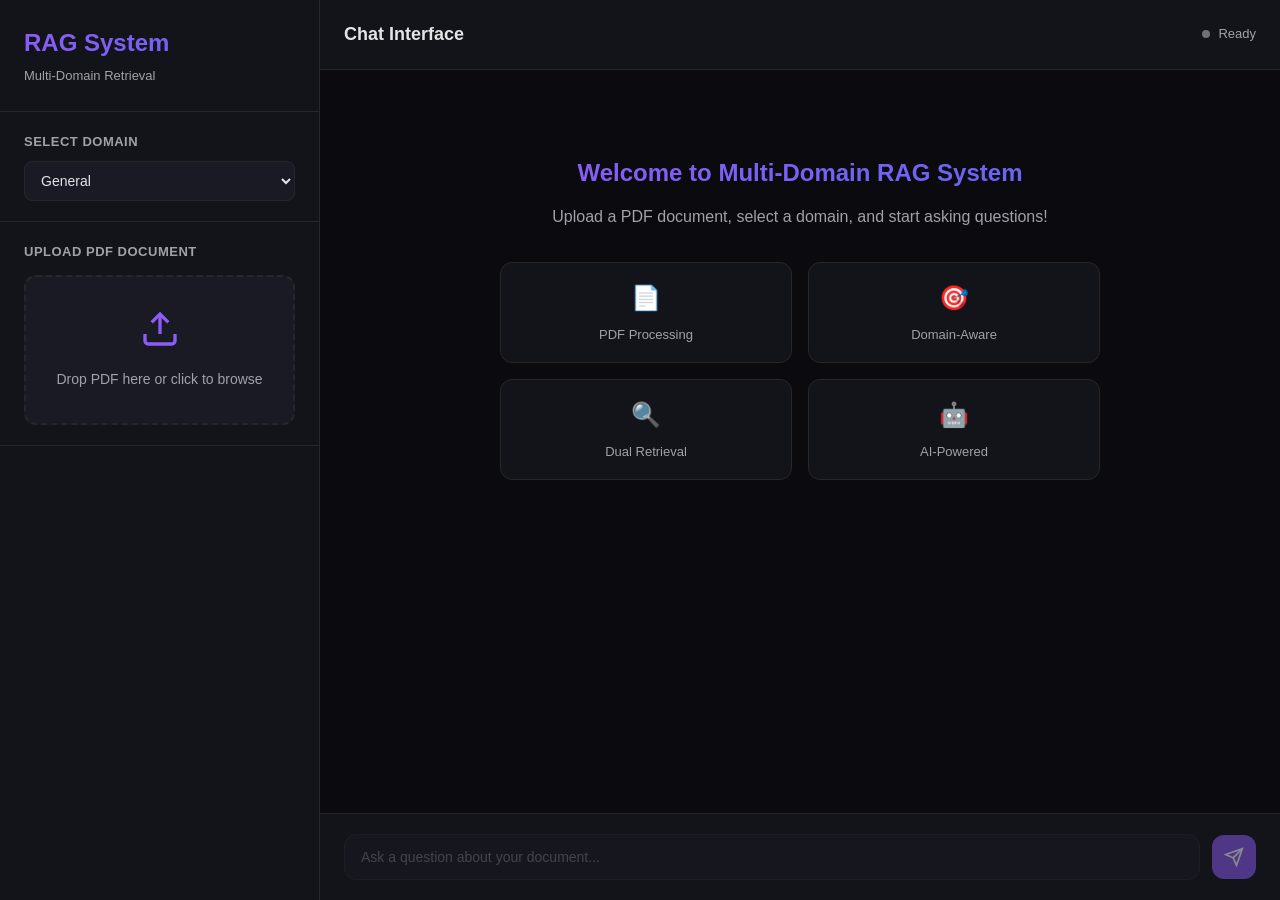
<file: templates/index.html>
<!DOCTYPE html>
<html lang="en">
<head>
    <meta charset="UTF-8">
    <meta name="viewport" content="width=device-width, initial-scale=1.0">
    <title>Multi-Domain RAG System</title>
    <link rel="stylesheet" href="/static/css/style.css">
</head>
<body>
    <div class="container">
        <!-- Left Sidebar -->
        <aside class="sidebar">
            <div class="sidebar-header">
                <h1>RAG System</h1>
                <p>Multi-Domain Retrieval</p>
            </div>

            <!-- Domain Selector -->
            <div class="domain-selector">
                <label for="domain">Select Domain</label>
                <select id="domain" class="select-input">
                    <option value="General">General</option>
                    <option value="Healthcare">Healthcare</option>
                    <option value="Legal">Legal</option>
                    <option value="Finance">Finance</option>
                    <option value="Technology">Technology</option>
                </select>
            </div>

            <!-- Upload Section -->
            <div class="upload-section">
                <label class="upload-label">Upload PDF Document</label>
                <div class="dropzone" id="dropzone">
                    <svg class="upload-icon" viewBox="0 0 24 24" fill="none" stroke="currentColor" stroke-width="2">
                        <path d="M21 15v4a2 2 0 0 1-2 2H5a2 2 0 0 1-2-2v-4"></path>
                        <polyline points="17 8 12 3 7 8"></polyline>
                        <line x1="12" y1="3" x2="12" y2="15"></line>
                    </svg>
                    <p class="dropzone-text">Drop PDF here or click to browse</p>
                    <input type="file" id="fileInput" accept=".pdf" hidden>
                </div>
                <div class="upload-progress" id="uploadProgress" style="display: none;">
                    <div class="progress-bar">
                        <div class="progress-fill" id="progressFill"></div>
                    </div>
                    <p class="progress-text" id="progressText">Uploading...</p>
                </div>
            </div>

            <!-- Document Info -->
            <div class="document-info" id="documentInfo" style="display: none;">
                <h3>Uploaded Document</h3>
                <div class="info-item">
                    <span class="info-label">Chunks:</span>
                    <span class="info-value" id="chunksCount">0</span>
                </div>
                <div class="info-item">
                    <span class="info-label">Domain:</span>
                    <span class="info-value" id="currentDomain">General</span>
                </div>
            </div>

            <!-- Retrieval Method Selector -->
            <div class="retrieval-method" id="retrievalMethod" style="display: none;">
                <label>Retrieval Method</label>
                <div class="method-buttons">
                    <button class="method-btn active" id="directBtn" data-method="direct">
                        Direct
                    </button>
                    <button class="method-btn" id="llmBtn" data-method="llm">
                        LLM-Assisted
                    </button>
                </div>
            </div>
        </aside>

        <!-- Main Chat Area -->
        <main class="main-content">
            <div class="chat-header">
                <h2>Chat Interface</h2>
                <div class="status-indicator">
                    <span class="status-dot" id="statusDot"></span>
                    <span class="status-text" id="statusText">Ready</span>
                </div>
            </div>

            <!-- Messages Container -->
            <div class="messages-container" id="messagesContainer">
                <div class="welcome-message">
                    <h3>Welcome to Multi-Domain RAG System</h3>
                    <p>Upload a PDF document, select a domain, and start asking questions!</p>
                    <div class="features">
                        <div class="feature-item">
                            <span class="feature-icon">📄</span>
                            <span>PDF Processing</span>
                        </div>
                        <div class="feature-item">
                            <span class="feature-icon">🎯</span>
                            <span>Domain-Aware</span>
                        </div>
                        <div class="feature-item">
                            <span class="feature-icon">🔍</span>
                            <span>Dual Retrieval</span>
                        </div>
                        <div class="feature-item">
                            <span class="feature-icon">🤖</span>
                            <span>AI-Powered</span>
                        </div>
                    </div>
                </div>
            </div>

            <!-- Chat Input -->
            <div class="chat-input-container">
                <div class="chat-input-wrapper">
                    <input 
                        type="text" 
                        id="chatInput" 
                        class="chat-input" 
                        placeholder="Ask a question about your document..."
                        disabled
                    >
                    <button id="sendBtn" class="send-btn" disabled>
                        <svg viewBox="0 0 24 24" fill="none" stroke="currentColor" stroke-width="2">
                            <line x1="22" y1="2" x2="11" y2="13"></line>
                            <polygon points="22 2 15 22 11 13 2 9 22 2"></polygon>
                        </svg>
                    </button>
                </div>
            </div>
        </main>
    </div>

    <script src="/static/js/app.js"></script>
</body>
</html>
</file>
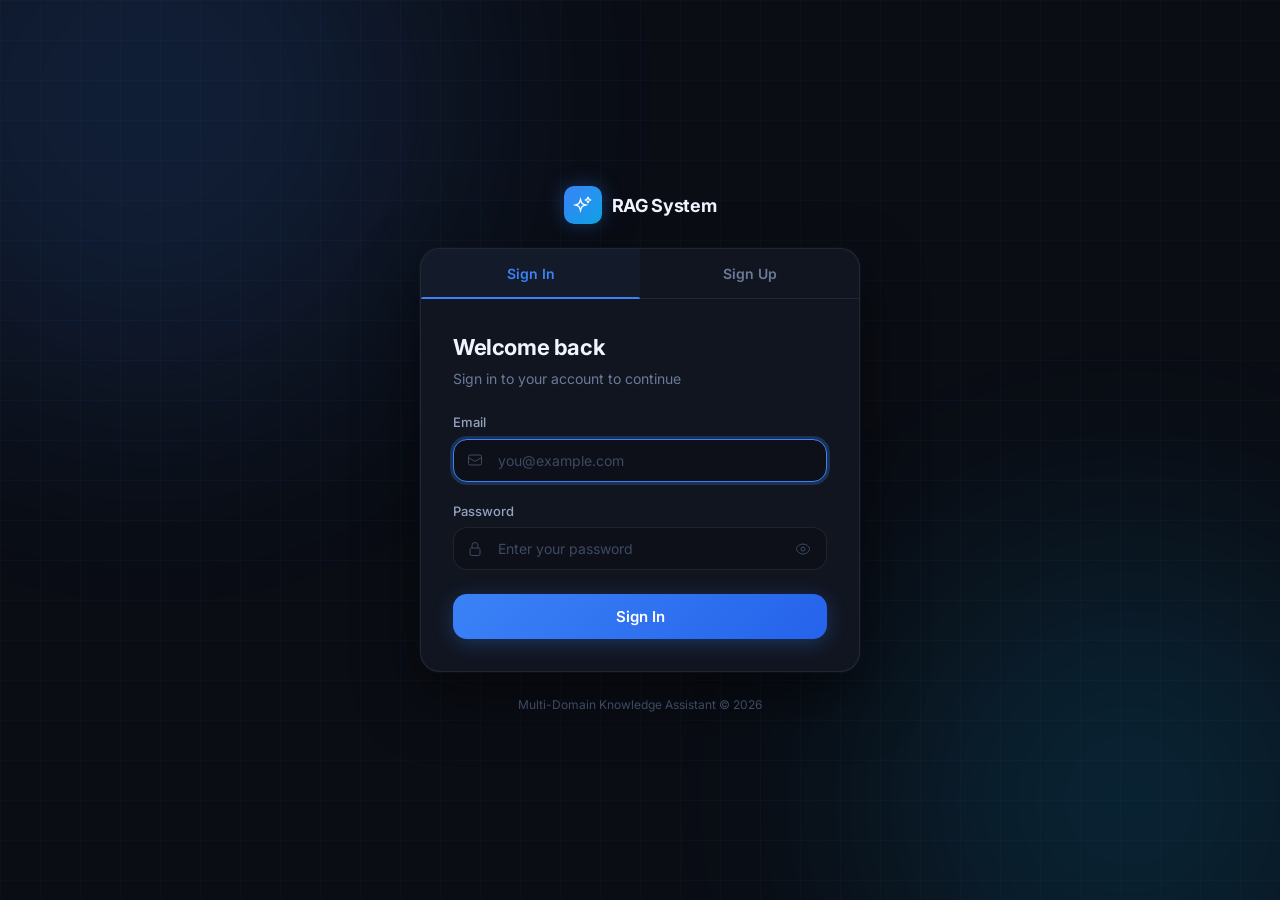
<file: static/login.html>
<!DOCTYPE html>
<html lang="en">
<head>
    <meta charset="UTF-8">
    <meta name="viewport" content="width=device-width, initial-scale=1.0">
    <title>Login — Multi-Domain RAG System</title>
    <link rel="preconnect" href="https://fonts.googleapis.com">
    <link href="https://fonts.googleapis.com/css2?family=Inter:wght@300;400;500;600;700;800&display=swap" rel="stylesheet">
    <link rel="stylesheet" href="/static/auth.css">
</head>
<body>

    <div class="auth-bg">
        <div class="auth-orb orb-1"></div>
        <div class="auth-orb orb-2"></div>
        <div class="auth-grid"></div>
    </div>

    <div class="auth-wrapper">

        <!-- Brand -->
        <div class="auth-brand">
            <div class="auth-brand-icon">
                <svg viewBox="0 0 24 24" fill="none" stroke="currentColor" stroke-width="1.5">
                    <path d="M9.813 15.904L9 18.75l-.813-2.846a4.5 4.5 0 00-3.09-3.09L2.25 12l2.846-.813a4.5 4.5 0 003.09-3.09L9 5.25l.813 2.846a4.5 4.5 0 003.09 3.09L15.75 12l-2.846.813a4.5 4.5 0 00-3.09 3.09z"/>
                    <path d="M18.259 8.715L18 9.75l-.259-1.035a3.375 3.375 0 00-2.455-2.456L14.25 6l1.036-.259a3.375 3.375 0 002.455-2.456L18 2.25l.259 1.035a3.375 3.375 0 002.456 2.456L21.75 6l-1.035.259a3.375 3.375 0 00-2.456 2.456z"/>
                </svg>
            </div>
            <span>RAG System</span>
        </div>

        <!-- Card -->
        <div class="auth-card">

            <!-- Tabs -->
            <div class="auth-tabs">
                <button class="auth-tab active" id="tabLogin" onclick="switchTab('login')">Sign In</button>
                <button class="auth-tab" id="tabSignup" onclick="switchTab('signup')">Sign Up</button>
            </div>

            <!-- Login Form -->
            <form class="auth-form active" id="formLogin" onsubmit="handleLogin(event)">
                <div class="form-header">
                    <h1 class="form-title">Welcome back</h1>
                    <p class="form-subtitle">Sign in to your account to continue</p>
                </div>

                <div class="field-group">
                    <label class="field-label" for="loginEmail">Email</label>
                    <div class="field-wrap">
                        <svg class="field-icon" viewBox="0 0 24 24" fill="none" stroke="currentColor" stroke-width="1.5">
                            <path d="M21.75 6.75v10.5a2.25 2.25 0 01-2.25 2.25h-15a2.25 2.25 0 01-2.25-2.25V6.75m19.5 0A2.25 2.25 0 0019.5 4.5h-15a2.25 2.25 0 00-2.25 2.25m19.5 0v.243a2.25 2.25 0 01-1.07 1.916l-7.5 4.615a2.25 2.25 0 01-2.36 0L3.32 8.91a2.25 2.25 0 01-1.07-1.916V6.75"/>
                        </svg>
                        <input type="email" id="loginEmail" class="field-input" placeholder="you@example.com" required>
                    </div>
                </div>

                <div class="field-group">
                    <label class="field-label" for="loginPassword">Password</label>
                    <div class="field-wrap">
                        <svg class="field-icon" viewBox="0 0 24 24" fill="none" stroke="currentColor" stroke-width="1.5">
                            <path d="M16.5 10.5V6.75a4.5 4.5 0 10-9 0v3.75m-.75 11.25h10.5a2.25 2.25 0 002.25-2.25v-6.75a2.25 2.25 0 00-2.25-2.25H6.75a2.25 2.25 0 00-2.25 2.25v6.75a2.25 2.25 0 002.25 2.25z"/>
                        </svg>
                        <input type="password" id="loginPassword" class="field-input" placeholder="Enter your password" required>
                        <button type="button" class="field-toggle" onclick="togglePassword('loginPassword', this)">
                            <svg viewBox="0 0 24 24" fill="none" stroke="currentColor" stroke-width="1.5">
                                <path d="M2.036 12.322a1.012 1.012 0 010-.639C3.423 7.51 7.36 4.5 12 4.5c4.638 0 8.573 3.007 9.963 7.178.07.207.07.431 0 .639C20.577 16.49 16.64 19.5 12 19.5c-4.638 0-8.573-3.007-9.963-7.178z"/>
                                <path d="M15 12a3 3 0 11-6 0 3 3 0 016 0z"/>
                            </svg>
                        </button>
                    </div>
                </div>

                <div class="error-box" id="loginError" style="display:none"></div>

                <button type="submit" class="btn-auth" id="loginSubmit">
                    <span class="btn-auth-label">Sign In</span>
                    <div class="btn-spinner" style="display:none"></div>
                </button>
            </form>

            <!-- Signup Form -->
            <form class="auth-form" id="formSignup" onsubmit="handleSignup(event)">
                <div class="form-header">
                    <h1 class="form-title">Create account</h1>
                    <p class="form-subtitle">Start using the Multi-Domain RAG System</p>
                </div>

                <div class="field-group">
                    <label class="field-label" for="signupUsername">Username</label>
                    <div class="field-wrap">
                        <svg class="field-icon" viewBox="0 0 24 24" fill="none" stroke="currentColor" stroke-width="1.5">
                            <path d="M15.75 6a3.75 3.75 0 11-7.5 0 3.75 3.75 0 017.5 0zM4.501 20.118a7.5 7.5 0 0114.998 0A17.933 17.933 0 0112 21.75c-2.676 0-5.216-.584-7.499-1.632z"/>
                        </svg>
                        <input type="text" id="signupUsername" class="field-input" placeholder="Choose a username" required minlength="3">
                    </div>
                </div>

                <div class="field-group">
                    <label class="field-label" for="signupEmail">Email</label>
                    <div class="field-wrap">
                        <svg class="field-icon" viewBox="0 0 24 24" fill="none" stroke="currentColor" stroke-width="1.5">
                            <path d="M21.75 6.75v10.5a2.25 2.25 0 01-2.25 2.25h-15a2.25 2.25 0 01-2.25-2.25V6.75m19.5 0A2.25 2.25 0 0019.5 4.5h-15a2.25 2.25 0 00-2.25 2.25m19.5 0v.243a2.25 2.25 0 01-1.07 1.916l-7.5 4.615a2.25 2.25 0 01-2.36 0L3.32 8.91a2.25 2.25 0 01-1.07-1.916V6.75"/>
                        </svg>
                        <input type="email" id="signupEmail" class="field-input" placeholder="you@example.com" required>
                    </div>
                </div>

                <div class="field-group">
                    <label class="field-label" for="signupPassword">Password</label>
                    <div class="field-wrap">
                        <svg class="field-icon" viewBox="0 0 24 24" fill="none" stroke="currentColor" stroke-width="1.5">
                            <path d="M16.5 10.5V6.75a4.5 4.5 0 10-9 0v3.75m-.75 11.25h10.5a2.25 2.25 0 002.25-2.25v-6.75a2.25 2.25 0 00-2.25-2.25H6.75a2.25 2.25 0 00-2.25 2.25v6.75a2.25 2.25 0 002.25 2.25z"/>
                        </svg>
                        <input type="password" id="signupPassword" class="field-input" placeholder="Min 6 characters" required minlength="6">
                        <button type="button" class="field-toggle" onclick="togglePassword('signupPassword', this)">
                            <svg viewBox="0 0 24 24" fill="none" stroke="currentColor" stroke-width="1.5">
                                <path d="M2.036 12.322a1.012 1.012 0 010-.639C3.423 7.51 7.36 4.5 12 4.5c4.638 0 8.573 3.007 9.963 7.178.07.207.07.431 0 .639C20.577 16.49 16.64 19.5 12 19.5c-4.638 0-8.573-3.007-9.963-7.178z"/>
                                <path d="M15 12a3 3 0 11-6 0 3 3 0 016 0z"/>
                            </svg>
                        </button>
                    </div>
                </div>

                <div class="field-group">
                    <label class="field-label" for="signupConfirm">Confirm Password</label>
                    <div class="field-wrap">
                        <svg class="field-icon" viewBox="0 0 24 24" fill="none" stroke="currentColor" stroke-width="1.5">
                            <path d="M9 12.75L11.25 15 15 9.75m-3-7.036A11.959 11.959 0 013.598 6 11.99 11.99 0 003 9.749c0 5.592 3.824 10.29 9 11.623 5.176-1.332 9-6.03 9-11.622 0-1.31-.21-2.571-.598-3.751h-.152c-3.196 0-6.1-1.248-8.25-3.285z"/>
                        </svg>
                        <input type="password" id="signupConfirm" class="field-input" placeholder="Repeat your password" required>
                    </div>
                </div>

                <div class="password-strength" id="passwordStrength" style="display:none">
                    <div class="strength-bar">
                        <div class="strength-fill" id="strengthFill"></div>
                    </div>
                    <span class="strength-label" id="strengthLabel">Weak</span>
                </div>

                <div class="error-box" id="signupError" style="display:none"></div>

                <button type="submit" class="btn-auth" id="signupSubmit">
                    <span class="btn-auth-label">Create Account</span>
                    <div class="btn-spinner" style="display:none"></div>
                </button>
            </form>

        </div>

        <p class="auth-footer">Multi-Domain Knowledge Assistant &copy; 2026</p>
    </div>

    <script src="/static/auth.js"></script>
</body>
</html>
</file>
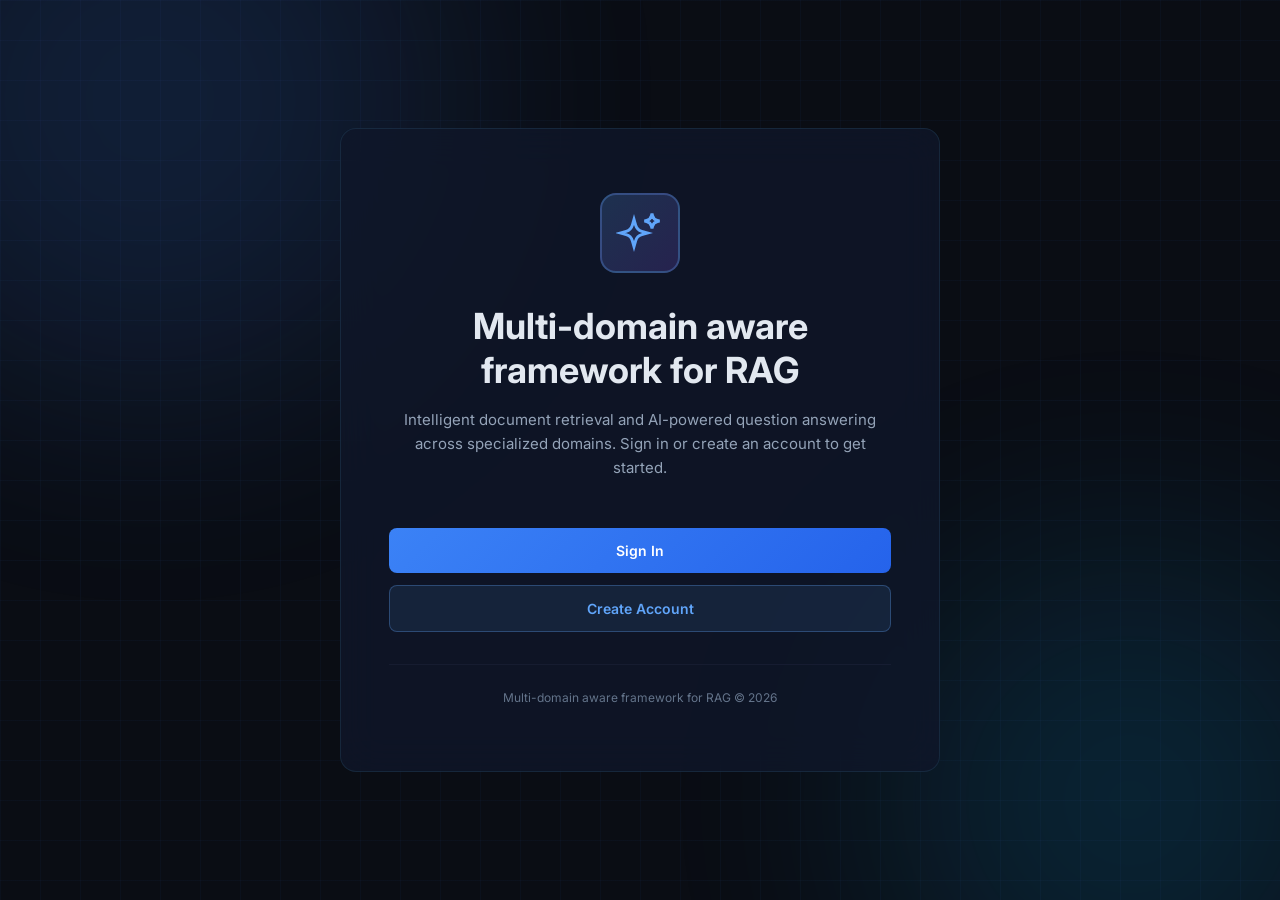
<file: static/welcome.html>
<!DOCTYPE html>
<html lang="en">
<head>
    <meta charset="UTF-8">
    <meta name="viewport" content="width=device-width, initial-scale=1.0">
    <title>Welcome — Multi-domain aware framework for RAG</title>
    <link rel="preconnect" href="https://fonts.googleapis.com">
    <link href="https://fonts.googleapis.com/css2?family=Inter:wght@300;400;500;600;700;800&display=swap" rel="stylesheet">
    <link rel="stylesheet" href="/static/auth.css">
    <style>
        .welcome-wrapper {
            display: flex;
            align-items: center;
            justify-content: center;
            min-height: 100vh;
            padding: 20px;
        }
        .welcome-card {
            background: rgba(15, 23, 42, 0.8);
            backdrop-filter: blur(20px);
            border: 1px solid rgba(100, 200, 255, 0.1);
            border-radius: 16px;
            padding: 64px 48px;
            max-width: 600px;
            width: 100%;
            text-align: center;
            animation: fadeIn 0.5s ease-out;
        }
        @keyframes fadeIn {
            from { opacity: 0; transform: translateY(20px); }
            to { opacity: 1; transform: translateY(0); }
        }
        .welcome-icon {
            width: 80px;
            height: 80px;
            margin: 0 auto 32px;
            background: linear-gradient(135deg, rgba(96, 165, 250, 0.2), rgba(139, 92, 246, 0.2));
            border: 2px solid rgba(96, 165, 250, 0.3);
            border-radius: 16px;
            display: flex;
            align-items: center;
            justify-content: center;
        }
        .welcome-icon svg {
            width: 48px;
            height: 48px;
            color: #60a5fa;
            stroke: currentColor;
            stroke-width: 1.5;
            fill: none;
        }
        .welcome-title {
            font-size: 36px;
            font-weight: 700;
            color: #e2e8f0;
            margin: 0 0 16px;
            line-height: 1.2;
        }
        .welcome-subtitle {
            font-size: 15px;
            color: #94a3b8;
            margin: 0 0 48px;
            line-height: 1.6;
        }
        .welcome-buttons {
            display: flex;
            gap: 12px;
            flex-direction: column;
        }
        .btn-welcome {
            padding: 14px 24px;
            font-size: 14px;
            font-weight: 600;
            border-radius: 8px;
            border: none;
            cursor: pointer;
            transition: all 0.2s ease;
            font-family: 'Inter', sans-serif;
        }
        .btn-welcome-primary {
            background: linear-gradient(135deg, #3b82f6 0%, #2563eb 100%);
            color: white;
        }
        .btn-welcome-primary:hover {
            transform: translateY(-2px);
            box-shadow: 0 8px 24px rgba(59, 130, 246, 0.4);
        }
        .btn-welcome-secondary {
            background: rgba(96, 165, 250, 0.1);
            color: #60a5fa;
            border: 1px solid rgba(96, 165, 250, 0.3);
        }
        .btn-welcome-secondary:hover {
            background: rgba(96, 165, 250, 0.15);
            border-color: rgba(96, 165, 250, 0.5);
        }
        .welcome-footer {
            margin-top: 32px;
            padding-top: 24px;
            border-top: 1px solid rgba(100, 100, 150, 0.1);
            font-size: 12px;
            color: #64748b;
        }
    </style>
</head>
<body>

    <div class="auth-bg">
        <div class="auth-orb orb-1"></div>
        <div class="auth-orb orb-2"></div>
        <div class="auth-grid"></div>
    </div>

    <div class="welcome-wrapper">
        <div class="welcome-card">
            <div class="welcome-icon">
                <svg viewBox="0 0 24 24" fill="none" stroke="currentColor" stroke-width="1.5">
                    <path d="M9.813 15.904L9 18.75l-.813-2.846a4.5 4.5 0 00-3.09-3.09L2.25 12l2.846-.813a4.5 4.5 0 003.09-3.09L9 5.25l.813 2.846a4.5 4.5 0 003.09 3.09L15.75 12l-2.846.813a4.5 4.5 0 00-3.09 3.09z"/>
                    <path d="M18.259 8.715L18 9.75l-.259-1.035a3.375 3.375 0 00-2.455-2.456L14.25 6l1.036-.259a3.375 3.375 0 002.455-2.456L18 2.25l.259 1.035a3.375 3.375 0 002.456 2.456L21.75 6l-1.035.259a3.375 3.375 0 00-2.456 2.456z"/>
                </svg>
            </div>

            <h1 class="welcome-title">Multi-domain aware framework for RAG</h1>
            <p class="welcome-subtitle">Intelligent document retrieval and AI-powered question answering across specialized domains. Sign in or create an account to get started.</p>

            <div class="welcome-buttons">
                <button class="btn-welcome btn-welcome-primary" onclick="goToAuth('login')">Sign In</button>
                <button class="btn-welcome btn-welcome-secondary" onclick="goToAuth('signup')">Create Account</button>
            </div>

            <div class="welcome-footer">
                <p> Multi-domain aware framework for RAG &copy; 2026</p>
            </div>
        </div>
    </div>

    <script>
        function goToAuth(mode) {
            sessionStorage.setItem('authMode', mode);
            window.location.href = '/static/login.html';
        }
    </script>

</body>
</html>
</file>
<file: static/css/style.css>
* {
    margin: 0;
    padding: 0;
    box-sizing: border-box;
}

:root {
    --bg-primary: #0a0a0f;
    --bg-secondary: #13131a;
    --bg-tertiary: #1a1a24;
    --bg-hover: #21212e;
    --text-primary: #e4e4e7;
    --text-secondary: #a1a1aa;
    --text-muted: #71717a;
    --accent-primary: #8b5cf6;
    --accent-secondary: #6366f1;
    --success: #10b981;
    --warning: #f59e0b;
    --border: #27272a;
    --border-focus: #3f3f46;
}

body {
    font-family: -apple-system, BlinkMacSystemFont, 'Segoe UI', 'Roboto', 'Oxygen', 'Ubuntu', sans-serif;
    background: var(--bg-primary);
    color: var(--text-primary);
    line-height: 1.6;
}

.container {
    display: flex;
    height: 100vh;
    overflow: hidden;
}

/* Sidebar */
.sidebar {
    width: 320px;
    background: var(--bg-secondary);
    border-right: 1px solid var(--border);
    display: flex;
    flex-direction: column;
    overflow-y: auto;
}

.sidebar-header {
    padding: 24px;
    border-bottom: 1px solid var(--border);
}

.sidebar-header h1 {
    font-size: 24px;
    font-weight: 700;
    background: linear-gradient(135deg, var(--accent-primary), var(--accent-secondary));
    -webkit-background-clip: text;
    -webkit-text-fill-color: transparent;
    background-clip: text;
    margin-bottom: 4px;
}

.sidebar-header p {
    font-size: 13px;
    color: var(--text-secondary);
}

/* Domain Selector */
.domain-selector {
    padding: 20px 24px;
    border-bottom: 1px solid var(--border);
}

.domain-selector label {
    display: block;
    font-size: 13px;
    font-weight: 600;
    color: var(--text-secondary);
    margin-bottom: 8px;
    text-transform: uppercase;
    letter-spacing: 0.5px;
}

.select-input {
    width: 100%;
    padding: 10px 12px;
    background: var(--bg-tertiary);
    border: 1px solid var(--border);
    border-radius: 8px;
    color: var(--text-primary);
    font-size: 14px;
    cursor: pointer;
    transition: all 0.2s;
}

.select-input:hover {
    border-color: var(--border-focus);
}

.select-input:focus {
    outline: none;
    border-color: var(--accent-primary);
    box-shadow: 0 0 0 3px rgba(139, 92, 246, 0.1);
}

/* Upload Section */
.upload-section {
    padding: 20px 24px;
    border-bottom: 1px solid var(--border);
}

.upload-label {
    display: block;
    font-size: 13px;
    font-weight: 600;
    color: var(--text-secondary);
    margin-bottom: 12px;
    text-transform: uppercase;
    letter-spacing: 0.5px;
}

.dropzone {
    border: 2px dashed var(--border);
    border-radius: 12px;
    padding: 32px 20px;
    text-align: center;
    cursor: pointer;
    transition: all 0.3s;
    background: var(--bg-tertiary);
}

.dropzone:hover {
    border-color: var(--accent-primary);
    background: var(--bg-hover);
}

.dropzone.drag-over {
    border-color: var(--accent-primary);
    background: rgba(139, 92, 246, 0.1);
}

.upload-icon {
    width: 40px;
    height: 40px;
    color: var(--accent-primary);
    margin-bottom: 12px;
}

.dropzone-text {
    font-size: 14px;
    color: var(--text-secondary);
}

.upload-progress {
    margin-top: 16px;
}

.progress-bar {
    width: 100%;
    height: 8px;
    background: var(--bg-tertiary);
    border-radius: 4px;
    overflow: hidden;
    margin-bottom: 8px;
}

.progress-fill {
    height: 100%;
    background: linear-gradient(90deg, var(--accent-primary), var(--accent-secondary));
    transition: width 0.3s;
    width: 0%;
}

.progress-text {
    font-size: 13px;
    color: var(--text-secondary);
    text-align: center;
}

/* Document Info */
.document-info {
    padding: 20px 24px;
    border-bottom: 1px solid var(--border);
}

.document-info h3 {
    font-size: 13px;
    font-weight: 600;
    color: var(--text-secondary);
    margin-bottom: 12px;
    text-transform: uppercase;
    letter-spacing: 0.5px;
}

.info-item {
    display: flex;
    justify-content: space-between;
    padding: 8px 0;
    font-size: 14px;
}

.info-label {
    color: var(--text-secondary);
}

.info-value {
    color: var(--text-primary);
    font-weight: 600;
}

/* Retrieval Method */
.retrieval-method {
    padding: 20px 24px;
}

.retrieval-method label {
    display: block;
    font-size: 13px;
    font-weight: 600;
    color: var(--text-secondary);
    margin-bottom: 12px;
    text-transform: uppercase;
    letter-spacing: 0.5px;
}

.method-buttons {
    display: flex;
    gap: 8px;
}

.method-btn {
    flex: 1;
    padding: 10px;
    background: var(--bg-tertiary);
    border: 1px solid var(--border);
    border-radius: 8px;
    color: var(--text-secondary);
    font-size: 13px;
    font-weight: 600;
    cursor: pointer;
    transition: all 0.2s;
}

.method-btn:hover {
    background: var(--bg-hover);
    border-color: var(--border-focus);
}

.method-btn.active {
    background: var(--accent-primary);
    color: white;
    border-color: var(--accent-primary);
}

/* Main Content */
.main-content {
    flex: 1;
    display: flex;
    flex-direction: column;
    overflow: hidden;
}

.chat-header {
    padding: 20px 24px;
    border-bottom: 1px solid var(--border);
    display: flex;
    justify-content: space-between;
    align-items: center;
    background: var(--bg-secondary);
}

.chat-header h2 {
    font-size: 18px;
    font-weight: 600;
}

.status-indicator {
    display: flex;
    align-items: center;
    gap: 8px;
}

.status-dot {
    width: 8px;
    height: 8px;
    border-radius: 50%;
    background: var(--text-muted);
}

.status-dot.ready {
    background: var(--success);
}

.status-dot.processing {
    background: var(--warning);
    animation: pulse 2s infinite;
}

@keyframes pulse {
    0%, 100% { opacity: 1; }
    50% { opacity: 0.5; }
}

.status-text {
    font-size: 13px;
    color: var(--text-secondary);
}

/* Messages Container */
.messages-container {
    flex: 1;
    overflow-y: auto;
    padding: 24px;
    background: var(--bg-primary);
}

.welcome-message {
    max-width: 600px;
    margin: 60px auto;
    text-align: center;
}

.welcome-message h3 {
    font-size: 24px;
    margin-bottom: 12px;
    background: linear-gradient(135deg, var(--accent-primary), var(--accent-secondary));
    -webkit-background-clip: text;
    -webkit-text-fill-color: transparent;
    background-clip: text;
}

.welcome-message > p {
    color: var(--text-secondary);
    margin-bottom: 32px;
}

.features {
    display: grid;
    grid-template-columns: repeat(2, 1fr);
    gap: 16px;
    margin-top: 32px;
}

.feature-item {
    display: flex;
    flex-direction: column;
    align-items: center;
    gap: 8px;
    padding: 16px;
    background: var(--bg-secondary);
    border: 1px solid var(--border);
    border-radius: 12px;
}

.feature-icon {
    font-size: 24px;
}

.feature-item span:last-child {
    font-size: 13px;
    color: var(--text-secondary);
}

/* Message Bubbles */
.message {
    margin-bottom: 24px;
    animation: fadeIn 0.3s;
}

@keyframes fadeIn {
    from { opacity: 0; transform: translateY(10px); }
    to { opacity: 1; transform: translateY(0); }
}

.message.user {
    display: flex;
    justify-content: flex-end;
}

.message.assistant {
    display: flex;
    justify-content: flex-start;
}

.message-bubble {
    max-width: 70%;
    padding: 16px 20px;
    border-radius: 16px;
    font-size: 14px;
    line-height: 1.6;
}

.message.user .message-bubble {
    background: var(--accent-primary);
    color: white;
    border-bottom-right-radius: 4px;
}

.message.assistant .message-bubble {
    background: var(--bg-secondary);
    border: 1px solid var(--border);
    border-bottom-left-radius: 4px;
}

.message-meta {
    display: flex;
    gap: 8px;
    margin-top: 8px;
    flex-wrap: wrap;
}

.badge {
    display: inline-flex;
    align-items: center;
    padding: 4px 10px;
    border-radius: 12px;
    font-size: 11px;
    font-weight: 600;
    text-transform: uppercase;
    letter-spacing: 0.5px;
}

.badge.direct {
    background: rgba(16, 185, 129, 0.15);
    color: var(--success);
}

.badge.llm {
    background: rgba(245, 158, 11, 0.15);
    color: var(--warning);
}

.badge.domain {
    background: rgba(139, 92, 246, 0.15);
    color: var(--accent-primary);
}

/* Chunks Display */
.chunks-section {
    margin-top: 16px;
    padding-top: 16px;
    border-top: 1px solid var(--border);
}

.chunks-header {
    display: flex;
    align-items: center;
    gap: 8px;
    margin-bottom: 12px;
    cursor: pointer;
    user-select: none;
}

.chunks-header h4 {
    font-size: 12px;
    color: var(--text-secondary);
    text-transform: uppercase;
    letter-spacing: 0.5px;
}

.chevron {
    width: 16px;
    height: 16px;
    color: var(--text-secondary);
    transition: transform 0.2s;
}

.chevron.expanded {
    transform: rotate(90deg);
}

.chunks-list {
    display: none;
    flex-direction: column;
    gap: 8px;
}

.chunks-list.expanded {
    display: flex;
}

.chunk-item {
    padding: 12px;
    background: var(--bg-tertiary);
    border: 1px solid var(--border);
    border-radius: 8px;
    font-size: 12px;
    line-height: 1.5;
    color: var(--text-secondary);
}

.chunk-score {
    display: inline-block;
    padding: 2px 6px;
    background: rgba(139, 92, 246, 0.2);
    border-radius: 4px;
    font-weight: 600;
    color: var(--accent-primary);
    margin-bottom: 4px;
}

/* Loading Message */
.message.loading .message-bubble {
    display: flex;
    gap: 6px;
    padding: 20px;
}

.loading-dot {
    width: 8px;
    height: 8px;
    background: var(--text-muted);
    border-radius: 50%;
    animation: bounce 1.4s infinite ease-in-out;
}

.loading-dot:nth-child(1) { animation-delay: -0.32s; }
.loading-dot:nth-child(2) { animation-delay: -0.16s; }

@keyframes bounce {
    0%, 80%, 100% { transform: scale(0); }
    40% { transform: scale(1); }
}

/* Chat Input */
.chat-input-container {
    padding: 20px 24px;
    border-top: 1px solid var(--border);
    background: var(--bg-secondary);
}

.chat-input-wrapper {
    display: flex;
    gap: 12px;
    align-items: center;
}

.chat-input {
    flex: 1;
    padding: 14px 16px;
    background: var(--bg-tertiary);
    border: 1px solid var(--border);
    border-radius: 12px;
    color: var(--text-primary);
    font-size: 14px;
    transition: all 0.2s;
}

.chat-input:focus {
    outline: none;
    border-color: var(--accent-primary);
    box-shadow: 0 0 0 3px rgba(139, 92, 246, 0.1);
}

.chat-input:disabled {
    opacity: 0.5;
    cursor: not-allowed;
}

.send-btn {
    width: 44px;
    height: 44px;
    background: var(--accent-primary);
    border: none;
    border-radius: 12px;
    color: white;
    cursor: pointer;
    transition: all 0.2s;
    display: flex;
    align-items: center;
    justify-content: center;
}

.send-btn:hover:not(:disabled) {
    background: var(--accent-secondary);
    transform: translateY(-1px);
}

.send-btn:disabled {
    opacity: 0.5;
    cursor: not-allowed;
}

.send-btn svg {
    width: 20px;
    height: 20px;
}

/* Scrollbar */
.messages-container::-webkit-scrollbar,
.sidebar::-webkit-scrollbar {
    width: 8px;
}

.messages-container::-webkit-scrollbar-track,
.sidebar::-webkit-scrollbar-track {
    background: var(--bg-primary);
}

.messages-container::-webkit-scrollbar-thumb,
.sidebar::-webkit-scrollbar-thumb {
    background: var(--border);
    border-radius: 4px;
}

.messages-container::-webkit-scrollbar-thumb:hover,
.sidebar::-webkit-scrollbar-thumb:hover {
    background: var(--border-focus);
}

/* Responsive */
@media (max-width: 768px) {
    .container {
        flex-direction: column;
    }
    
    .sidebar {
        width: 100%;
        max-height: 40vh;
        border-right: none;
        border-bottom: 1px solid var(--border);
    }
    
    .message-bubble {
        max-width: 85%;
    }
}
</file>
<file: static/auth.css>
/* ============================================================
   AUTH PAGE — login.html styles
   ============================================================ */

*, *::before, *::after { box-sizing: border-box; margin: 0; padding: 0; }

:root {
    --bg:           #0a0d14;
    --bg-card:      #111520;
    --bg-field:     #0d1018;
    --border:       rgba(255,255,255,0.08);
    --border-focus: #3b82f6;
    --primary:      #3b82f6;
    --primary-dark: #2563eb;
    --primary-glow: rgba(59,130,246,0.25);
    --text:         #f0f4ff;
    --text-muted:   #6b7a99;
    --text-dim:     #3d4a63;
    --error:        #f87171;
    --error-bg:     rgba(248,113,113,0.08);
    --success:      #34d399;
    --radius:       14px;
    --font:         'Inter', system-ui, sans-serif;
}

html, body {
    height: 100%;
    background: var(--bg);
    color: var(--text);
    font-family: var(--font);
    font-size: 15px;
    line-height: 1.5;
    overflow-x: hidden;
}

/* -------------------------------------------------------
   Background
   ------------------------------------------------------- */
.auth-bg {
    position: fixed;
    inset: 0;
    z-index: 0;
    overflow: hidden;
}

.auth-orb {
    position: absolute;
    border-radius: 50%;
    filter: blur(120px);
    opacity: 0.15;
    pointer-events: none;
}
.orb-1 {
    width: 600px; height: 600px;
    background: #3b82f6;
    top: -200px; left: -150px;
}
.orb-2 {
    width: 500px; height: 500px;
    background: #0ea5e9;
    bottom: -150px; right: -100px;
}

.auth-grid {
    position: absolute;
    inset: 0;
    background-image:
        linear-gradient(rgba(59,130,246,0.04) 1px, transparent 1px),
        linear-gradient(90deg, rgba(59,130,246,0.04) 1px, transparent 1px);
    background-size: 40px 40px;
}

/* -------------------------------------------------------
   Wrapper
   ------------------------------------------------------- */
.auth-wrapper {
    position: relative;
    z-index: 1;
    min-height: 100vh;
    display: flex;
    flex-direction: column;
    align-items: center;
    justify-content: center;
    padding: 32px 16px;
    gap: 24px;
}

/* -------------------------------------------------------
   Brand
   ------------------------------------------------------- */
.auth-brand {
    display: flex;
    align-items: center;
    gap: 10px;
    font-size: 18px;
    font-weight: 700;
    color: var(--text);
    letter-spacing: -0.3px;
}

.auth-brand-icon {
    width: 38px;
    height: 38px;
    background: linear-gradient(135deg, #3b82f6 0%, #0ea5e9 100%);
    border-radius: 10px;
    display: flex;
    align-items: center;
    justify-content: center;
    box-shadow: 0 0 20px rgba(59,130,246,0.35);
}

.auth-brand-icon svg {
    width: 20px;
    height: 20px;
    color: white;
}

/* -------------------------------------------------------
   Card
   ------------------------------------------------------- */
.auth-card {
    width: 100%;
    max-width: 440px;
    background: var(--bg-card);
    border: 1px solid var(--border);
    border-radius: 20px;
    overflow: hidden;
    box-shadow:
        0 0 0 1px rgba(59,130,246,0.06),
        0 24px 60px rgba(0,0,0,0.5);
}

/* -------------------------------------------------------
   Tabs
   ------------------------------------------------------- */
.auth-tabs {
    display: flex;
    border-bottom: 1px solid var(--border);
}

.auth-tab {
    flex: 1;
    padding: 16px;
    background: none;
    border: none;
    color: var(--text-muted);
    font-family: var(--font);
    font-size: 14px;
    font-weight: 600;
    cursor: pointer;
    transition: color 0.2s, background 0.2s;
    position: relative;
}

.auth-tab:hover {
    color: var(--text);
    background: rgba(255,255,255,0.03);
}

.auth-tab.active {
    color: var(--primary);
    background: rgba(59,130,246,0.05);
}

.auth-tab.active::after {
    content: '';
    position: absolute;
    bottom: -1px;
    left: 0;
    right: 0;
    height: 2px;
    background: var(--primary);
    border-radius: 2px 2px 0 0;
}

/* -------------------------------------------------------
   Forms
   ------------------------------------------------------- */
.auth-form {
    display: none;
    flex-direction: column;
    gap: 20px;
    padding: 32px;
}

.auth-form.active {
    display: flex;
}

.form-header {
    margin-bottom: 4px;
}

.form-title {
    font-size: 22px;
    font-weight: 700;
    color: var(--text);
    letter-spacing: -0.4px;
}

.form-subtitle {
    font-size: 14px;
    color: var(--text-muted);
    margin-top: 4px;
}

/* -------------------------------------------------------
   Fields
   ------------------------------------------------------- */
.field-group {
    display: flex;
    flex-direction: column;
    gap: 6px;
}

.field-label {
    font-size: 13px;
    font-weight: 500;
    color: #94a3c0;
}

.field-wrap {
    position: relative;
    display: flex;
    align-items: center;
}

.field-icon {
    position: absolute;
    left: 14px;
    width: 16px;
    height: 16px;
    color: var(--text-dim);
    pointer-events: none;
    flex-shrink: 0;
}

.field-input {
    width: 100%;
    padding: 12px 40px 12px 44px;
    background: var(--bg-field);
    border: 1px solid var(--border);
    border-radius: var(--radius);
    color: var(--text);
    font-family: var(--font);
    font-size: 14px;
    outline: none;
    transition: border-color 0.2s, box-shadow 0.2s;
}

.field-input::placeholder {
    color: var(--text-dim);
}

.field-input:focus {
    border-color: var(--border-focus);
    box-shadow: 0 0 0 3px var(--primary-glow);
}

.field-toggle {
    position: absolute;
    right: 12px;
    background: none;
    border: none;
    cursor: pointer;
    padding: 4px;
    color: var(--text-dim);
    display: flex;
    align-items: center;
    transition: color 0.2s;
}

.field-toggle:hover {
    color: var(--text-muted);
}

.field-toggle svg {
    width: 16px;
    height: 16px;
}

/* -------------------------------------------------------
   Password strength
   ------------------------------------------------------- */
.password-strength {
    display: flex;
    align-items: center;
    gap: 10px;
}

.strength-bar {
    flex: 1;
    height: 4px;
    background: var(--border);
    border-radius: 4px;
    overflow: hidden;
}

.strength-fill {
    height: 100%;
    border-radius: 4px;
    width: 0%;
    transition: width 0.3s, background 0.3s;
}

.strength-label {
    font-size: 12px;
    font-weight: 500;
    color: var(--text-muted);
    min-width: 44px;
}

/* -------------------------------------------------------
   Error box
   ------------------------------------------------------- */
.error-box {
    padding: 12px 14px;
    background: var(--error-bg);
    border: 1px solid rgba(248,113,113,0.2);
    border-radius: 10px;
    color: var(--error);
    font-size: 13px;
    font-weight: 500;
    animation: fadeIn 0.2s ease;
}

@keyframes fadeIn {
    from { opacity: 0; transform: translateY(-4px); }
    to   { opacity: 1; transform: translateY(0); }
}

/* -------------------------------------------------------
   Submit button
   ------------------------------------------------------- */
.btn-auth {
    width: 100%;
    padding: 13px;
    background: linear-gradient(135deg, #3b82f6 0%, #2563eb 100%);
    color: white;
    border: none;
    border-radius: var(--radius);
    font-family: var(--font);
    font-size: 15px;
    font-weight: 600;
    cursor: pointer;
    display: flex;
    align-items: center;
    justify-content: center;
    gap: 8px;
    transition: opacity 0.2s, transform 0.1s, box-shadow 0.2s;
    box-shadow: 0 4px 20px rgba(59,130,246,0.3);
    margin-top: 4px;
}

.btn-auth:hover:not(:disabled) {
    opacity: 0.92;
    transform: translateY(-1px);
    box-shadow: 0 6px 24px rgba(59,130,246,0.4);
}

.btn-auth:active:not(:disabled) {
    transform: translateY(0);
}

.btn-auth:disabled {
    opacity: 0.6;
    cursor: not-allowed;
}

.btn-spinner {
    width: 18px;
    height: 18px;
    border: 2px solid rgba(255,255,255,0.3);
    border-top-color: white;
    border-radius: 50%;
    animation: spin 0.7s linear infinite;
}

@keyframes spin {
    to { transform: rotate(360deg); }
}

/* -------------------------------------------------------
   Footer
   ------------------------------------------------------- */
.auth-footer {
    font-size: 12px;
    color: var(--text-dim);
    text-align: center;
}

/* -------------------------------------------------------
   Responsive
   ------------------------------------------------------- */
@media (max-width: 480px) {
    .auth-form { padding: 24px 20px; }
    .auth-card { border-radius: 16px; }
}
</file>
